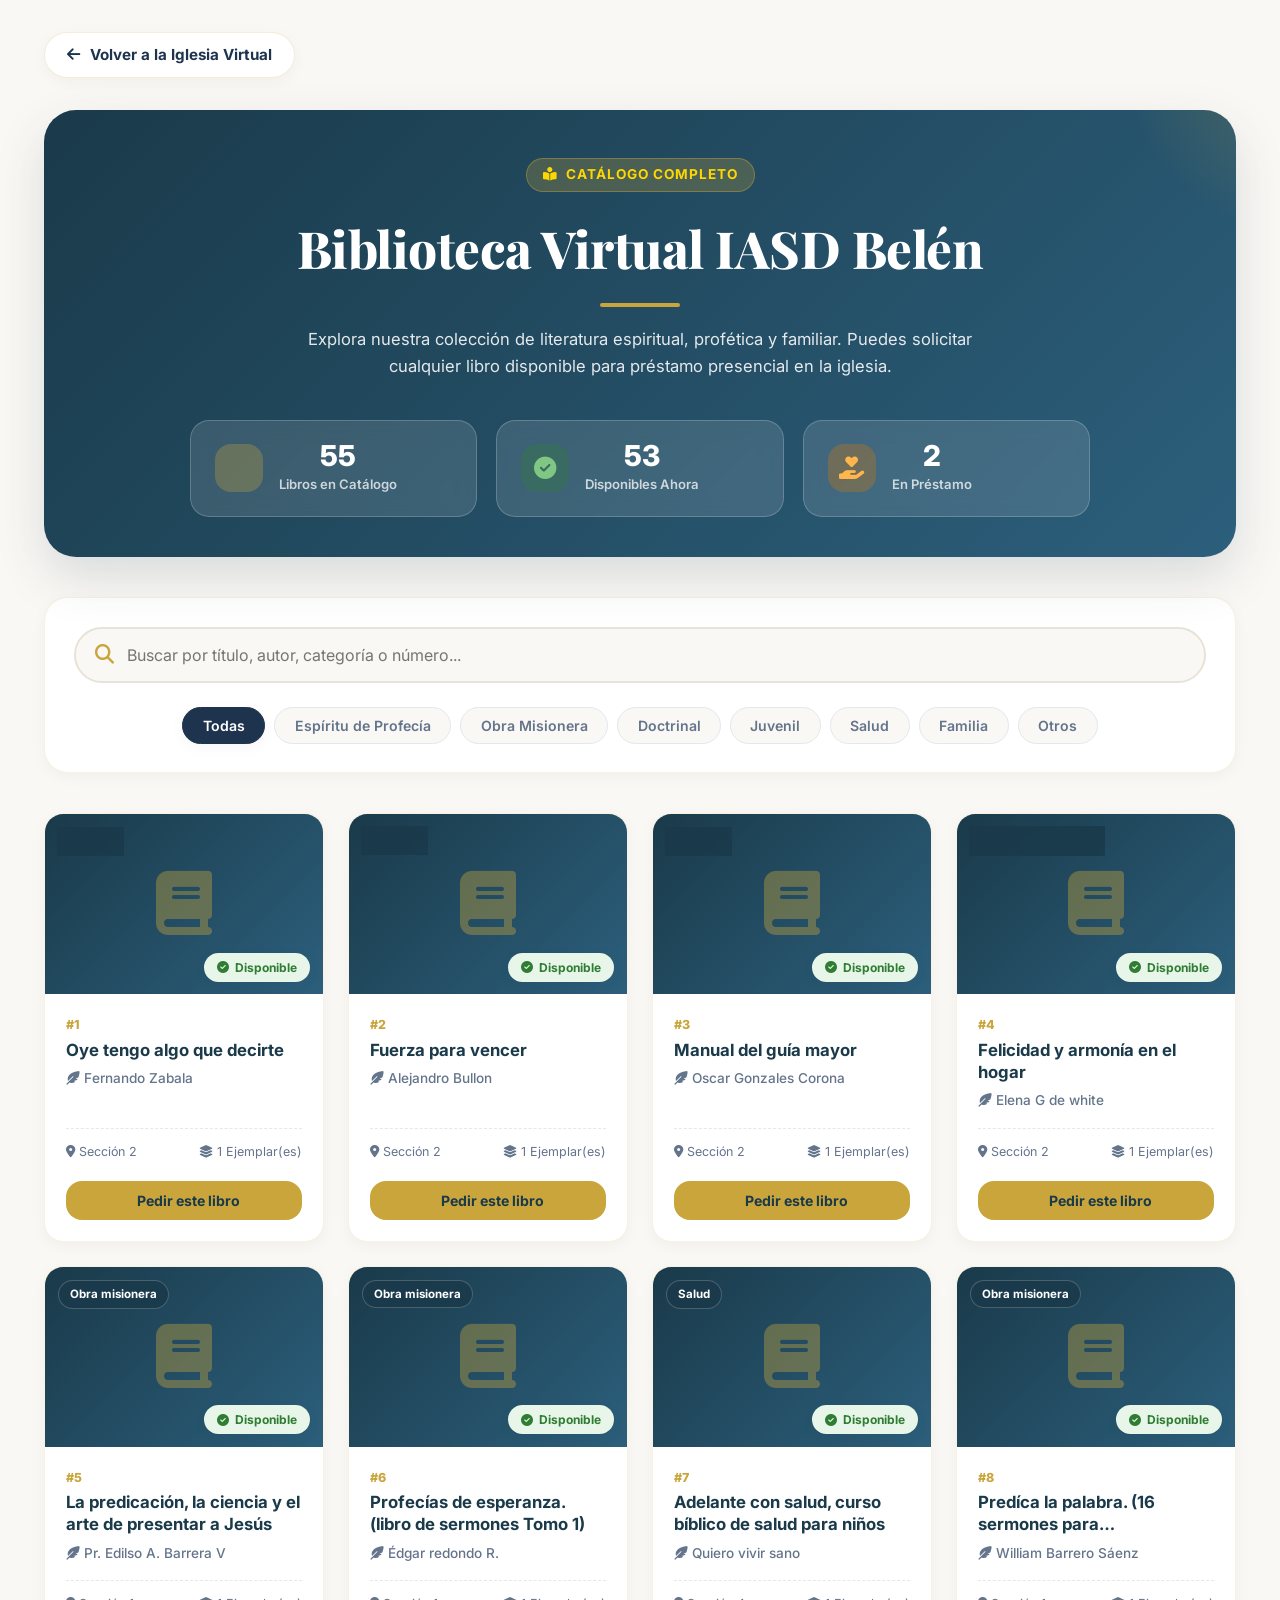
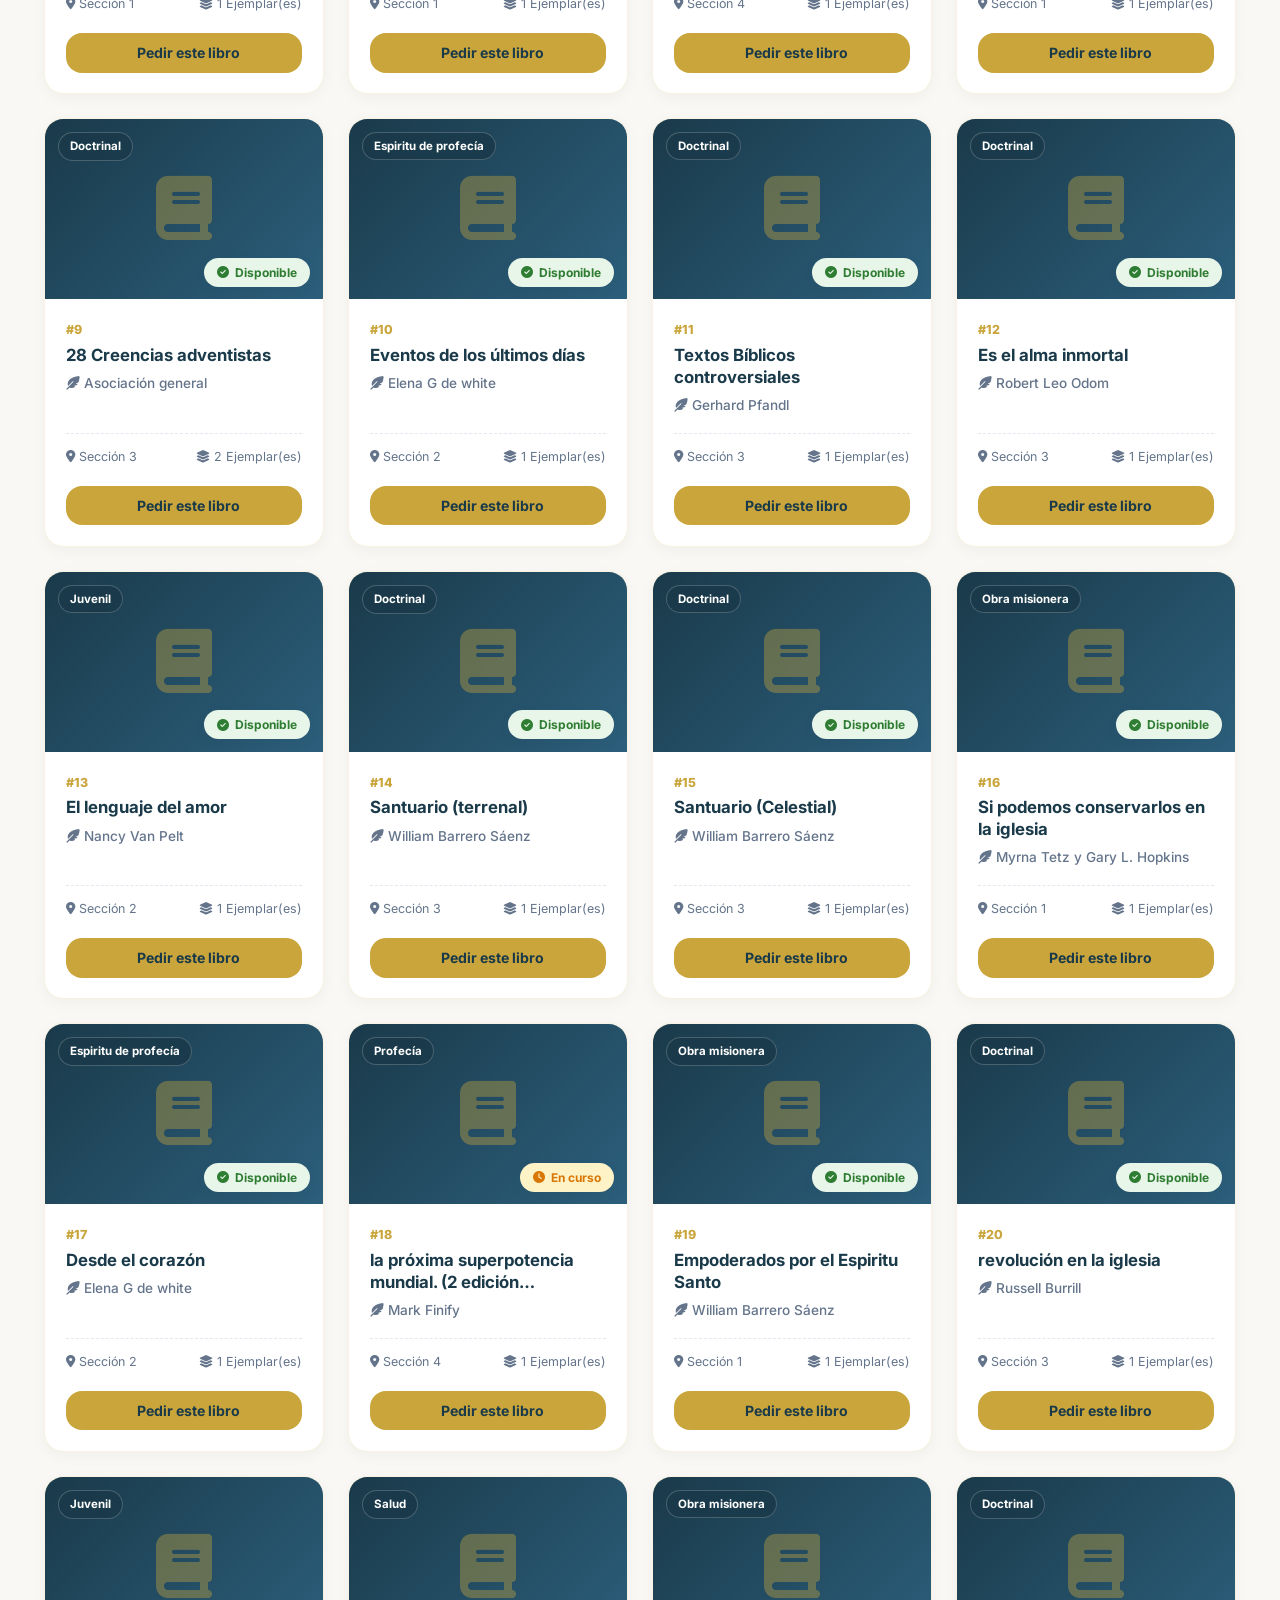
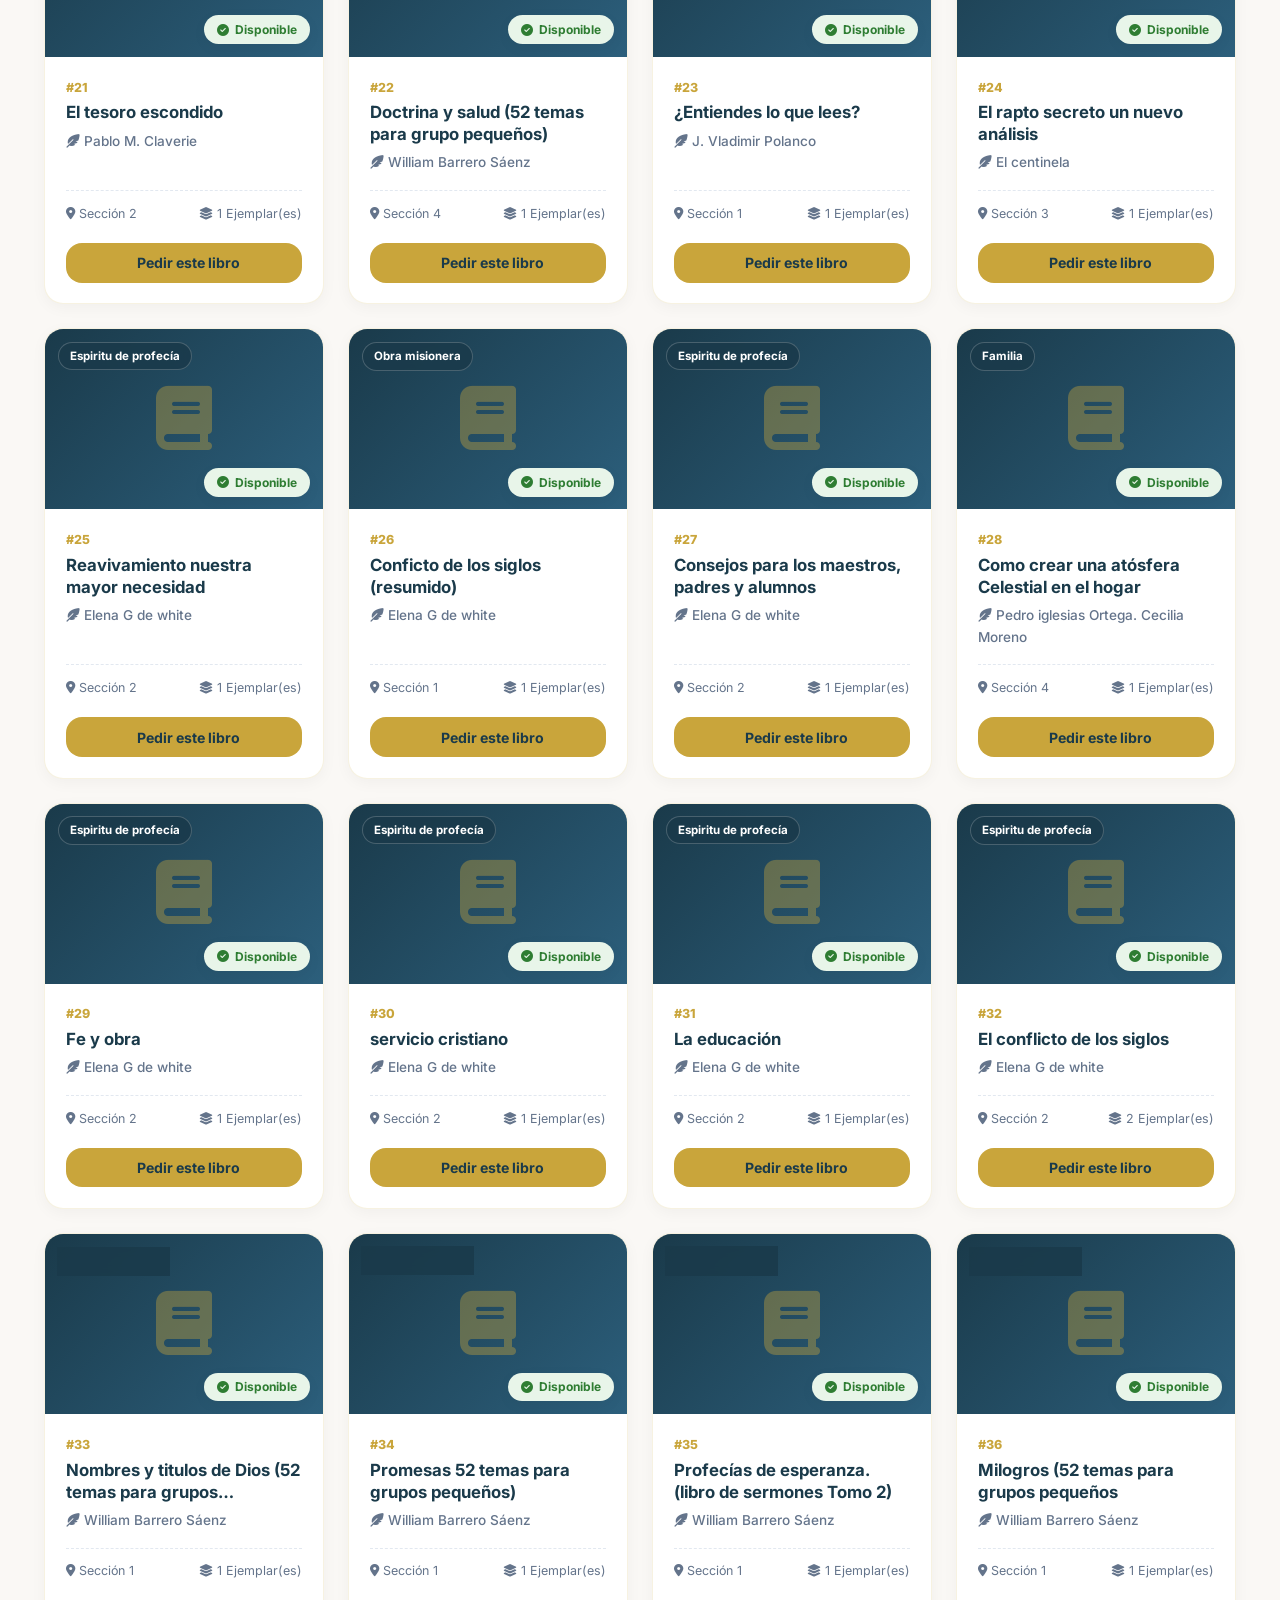
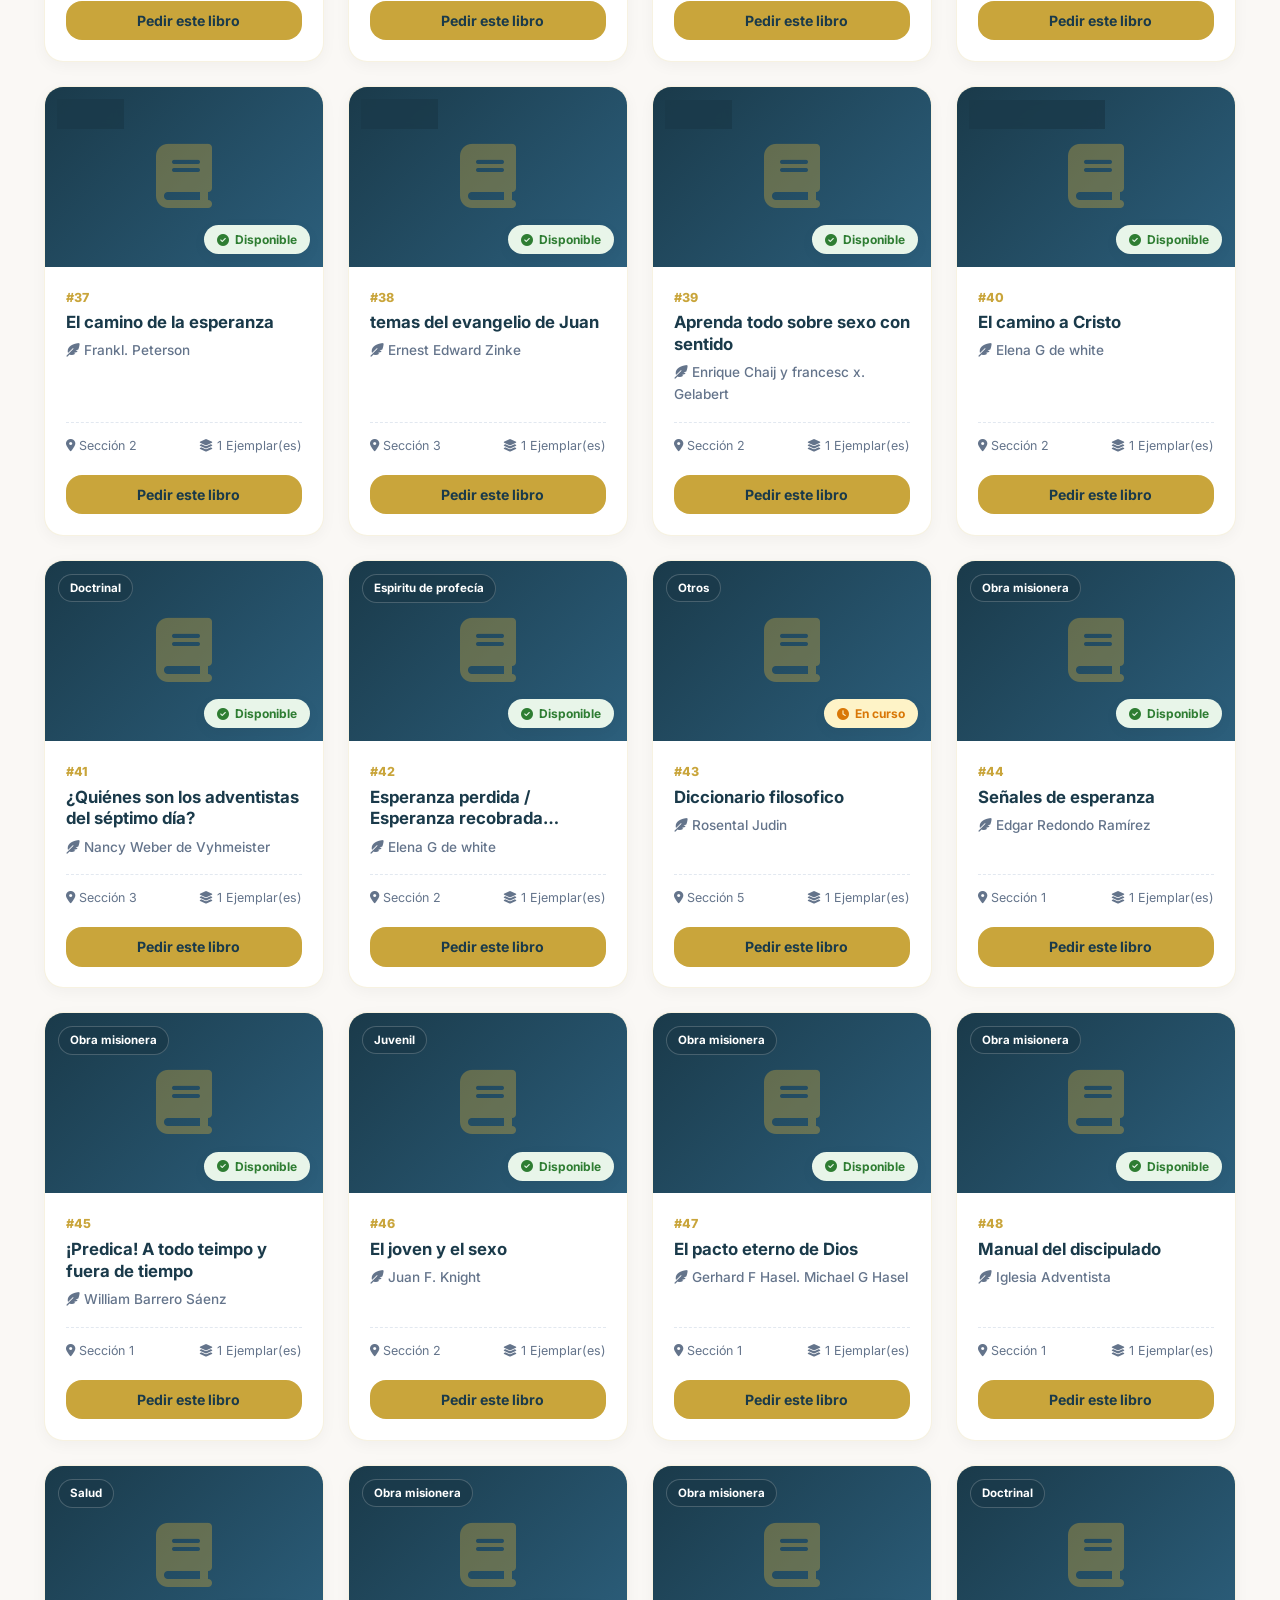
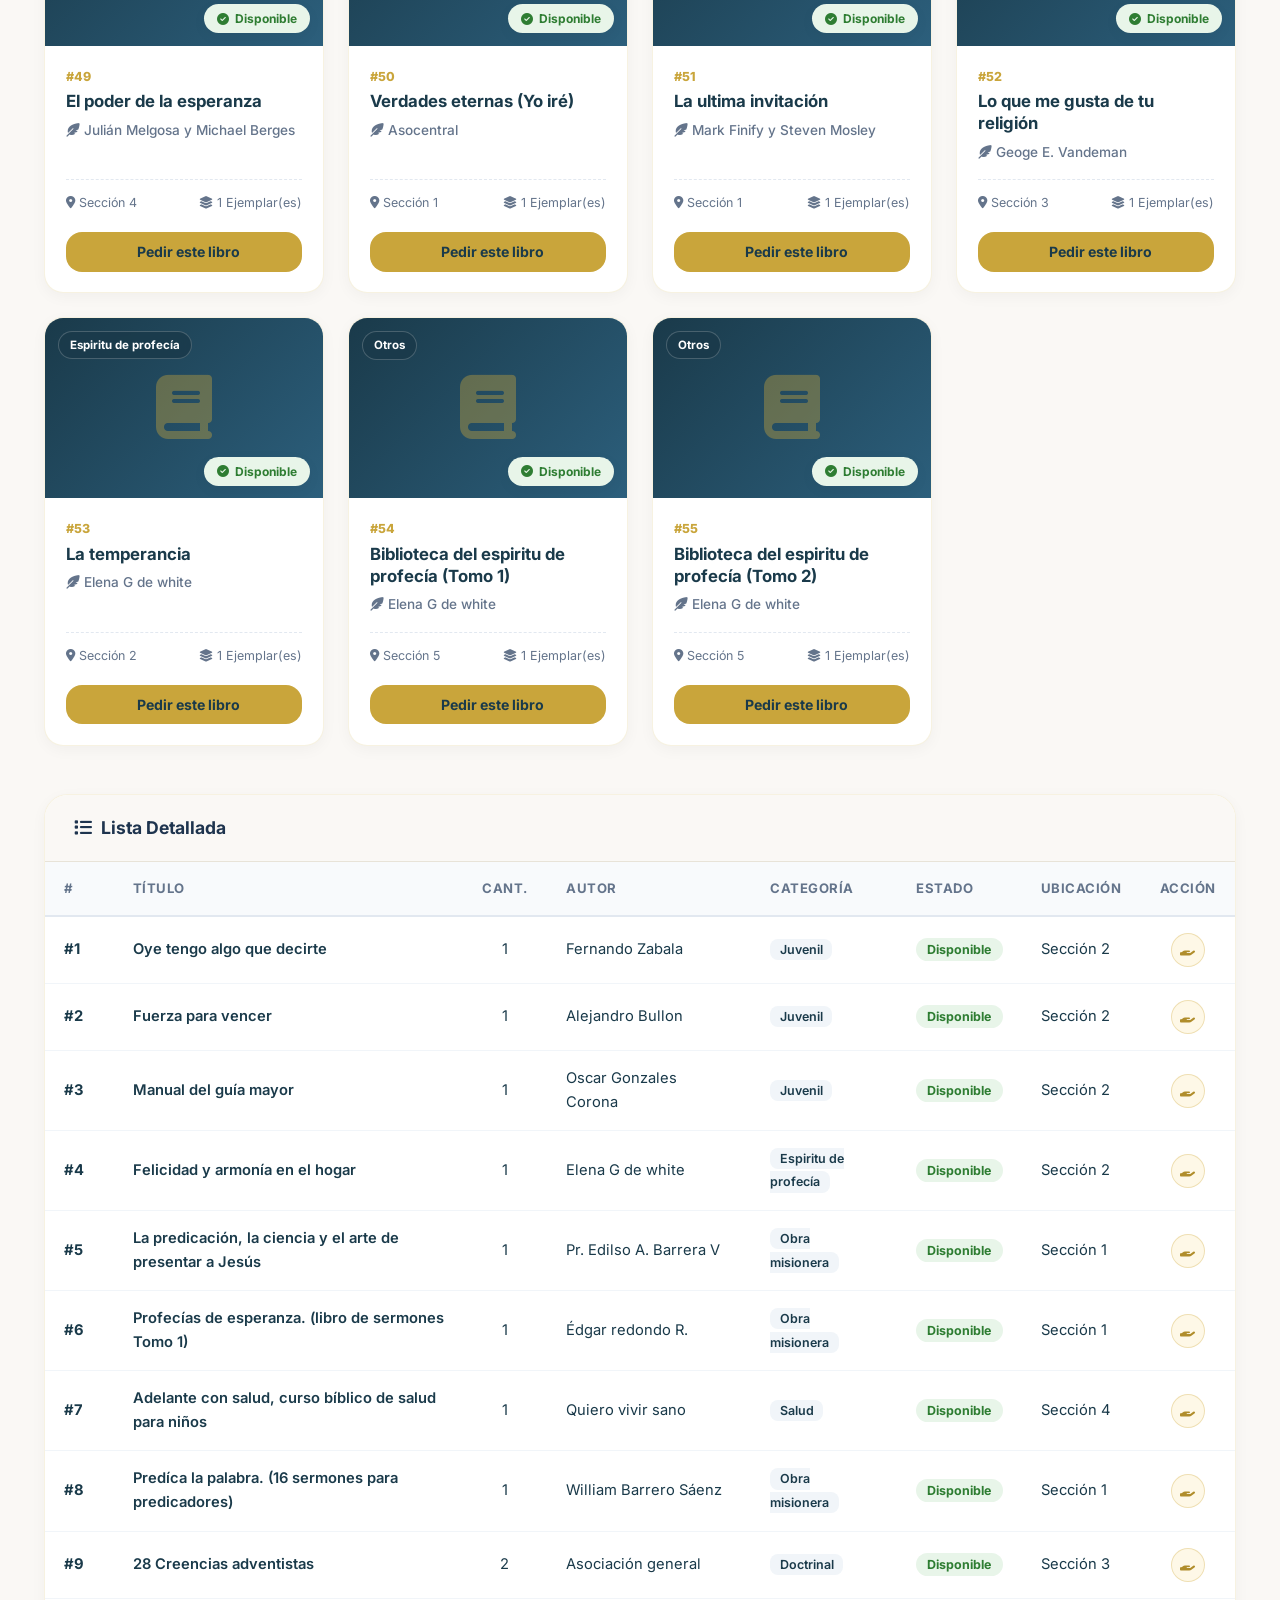
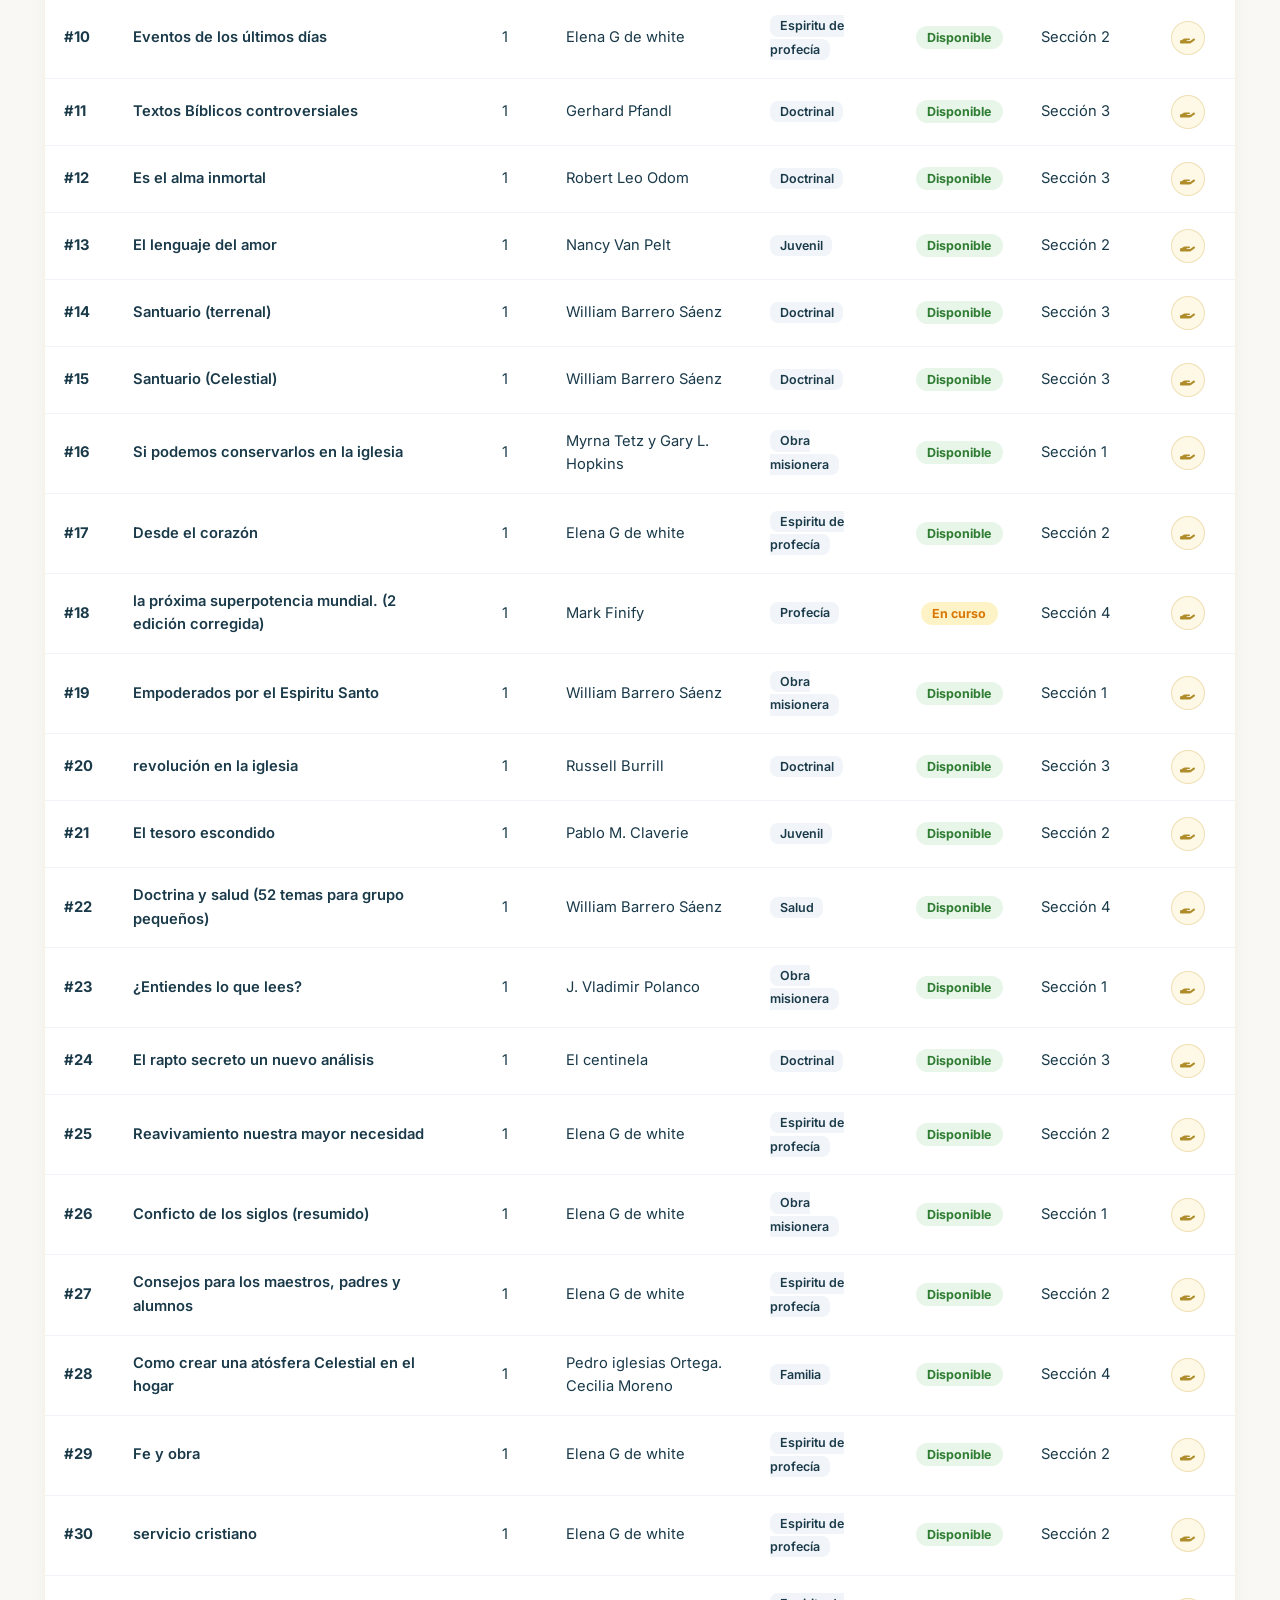
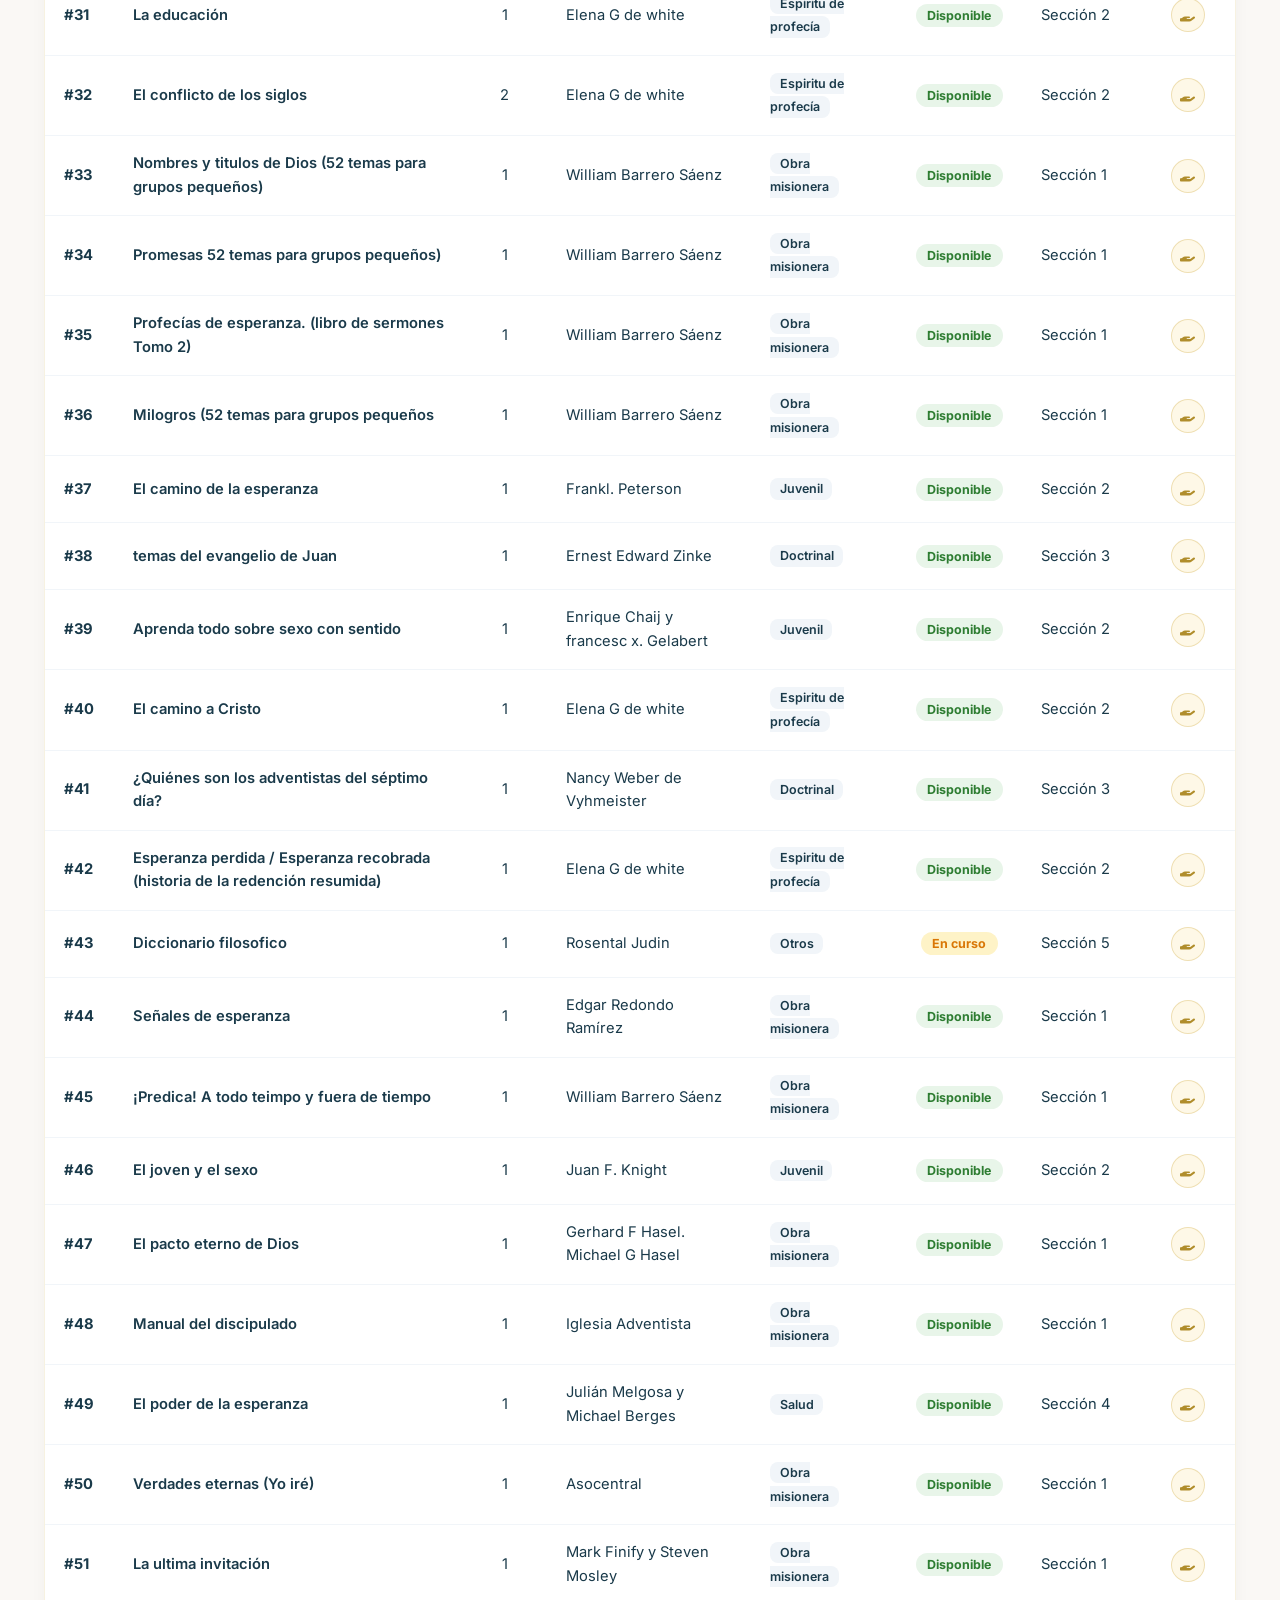
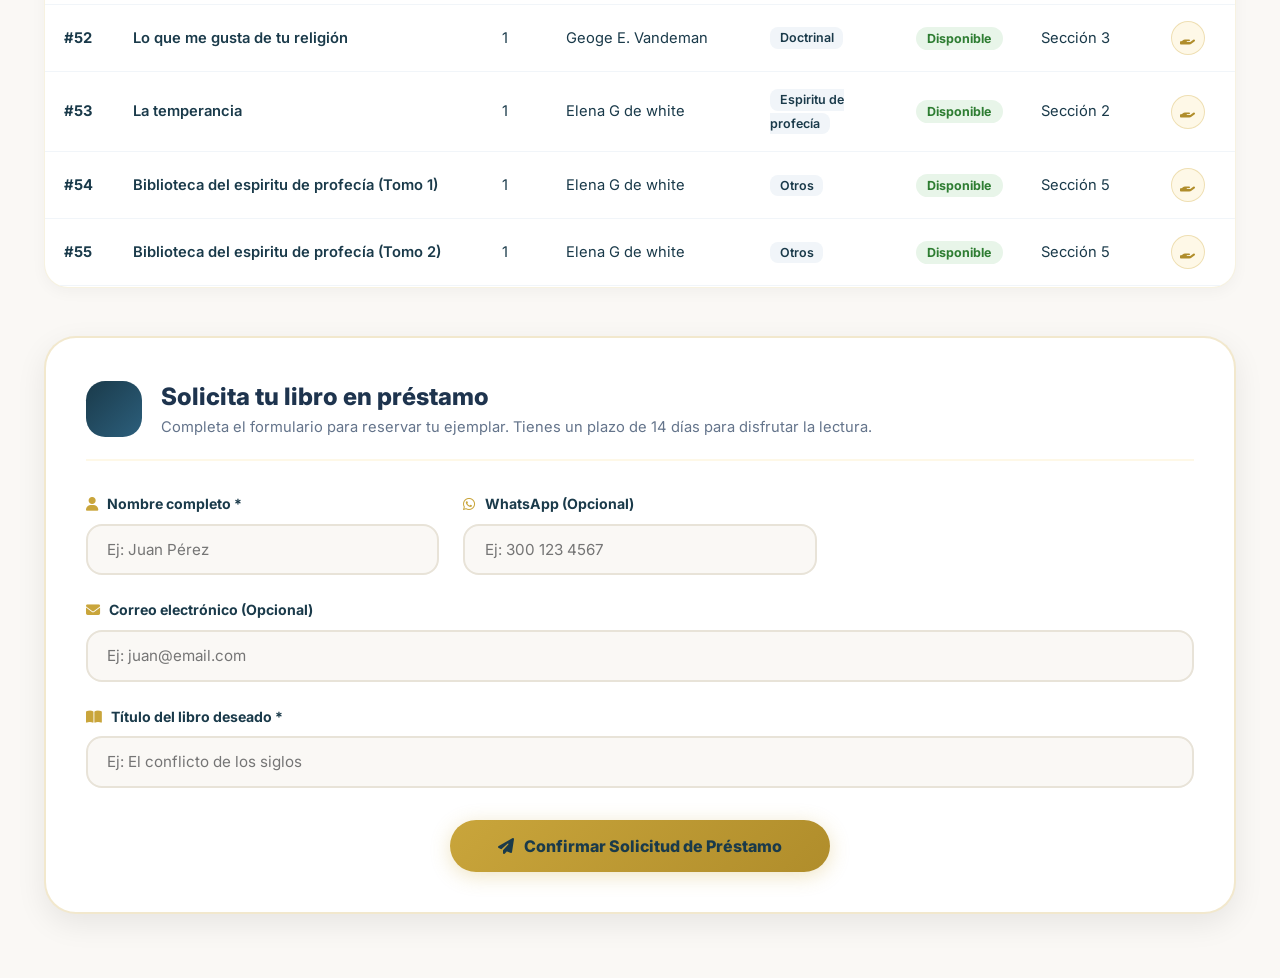
<file: biblioteca.html>
<!DOCTYPE html>
<html lang="es">

<head>
    <meta charset="UTF-8" />
    <meta name="viewport" content="width=device-width, initial-scale=1.0" />
    <title>Biblioteca Virtual · IASD Belén</title>

    <!-- Google Fonts -->
    <link rel="preconnect" href="https://fonts.googleapis.com" />
    <link rel="preconnect" href="https://fonts.gstatic.com" crossorigin />
    <link href="https://fonts.googleapis.com/css2?family=Inter:wght@400;500;600;700;800&family=Montserrat:wght@600;700;800&family=Playfair+Display:ital,wght@0,600;0,700;0,800;1,600;1,700&display=swap" rel="stylesheet" />

    <!-- Font Awesome -->
    <link rel="stylesheet" href="https://cdnjs.cloudflare.com/ajax/libs/font-awesome/6.5.0/css/all.min.css" />

    <!-- CSS de la biblioteca y animaciones -->
    <link rel="stylesheet" href="css/Biblioteca.css" />
    <link rel="stylesheet" href="css/animations.css" />
</head>

<body>

    <div class="main-container">

        <!-- Botón de regreso -->
        <a href="index.html" class="back-link">
            <i class="fas fa-arrow-left"></i> Volver a la Iglesia Virtual
        </a>

        <!-- Héroe / Encabezado -->
        <header class="biblioteca-hero">
            <div class="hero-badge"><i class="fas fa-book-reader"></i> Catálogo Completo</div>
            <h1>Biblioteca Virtual IASD Belén</h1>
            <div class="linea-dorada"></div>
            <p>Explora nuestra colección de literatura espiritual, profética y familiar. Puedes solicitar cualquier libro disponible para préstamo presencial en la iglesia.</p>

            <!-- Tarjetas de Estadísticas -->
            <div class="stats-grid">
                <div class="stat-card">
                    <div class="stat-icon"><i class="fas fa-books"></i></div>
                    <div class="stat-info">
                        <span class="stat-num" id="statTotal">55</span>
                        <span class="stat-label">Libros en Catálogo</span>
                    </div>
                </div>
                <div class="stat-card">
                    <div class="stat-icon disponible"><i class="fas fa-check-circle"></i></div>
                    <div class="stat-info">
                        <span class="stat-num" id="statDisponibles">0</span>
                        <span class="stat-label">Disponibles Ahora</span>
                    </div>
                </div>
                <div class="stat-card">
                    <div class="stat-icon prestado"><i class="fas fa-hand-holding-heart"></i></div>
                    <div class="stat-info">
                        <span class="stat-num" id="statPrestados">0</span>
                        <span class="stat-label">En Préstamo</span>
                    </div>
                </div>
            </div>
        </header>

        <!-- Barra de Control: Buscador y Categorías -->
        <section class="control-panel">
            <div class="buscador-wrapper">
                <i class="fas fa-search search-icon"></i>
                <input type="text" id="buscadorBibliotecaPublica" oninput="filtrarBibliotecaPublica()" placeholder="Buscar por título, autor, categoría o número..." />
                <button class="btn-clear-search" onclick="limpiarBuscador()" id="btnClearSearch" style="display: none;">
                    <i class="fas fa-times"></i>
                </button>
            </div>

            <!-- Filtros de Categorías por Pills -->
            <div class="categorias-pills" id="contenedorCategoriasPills">
                <button class="pill-btn active" data-cat="todas" onclick="filtrarPorCategoria('todas', this)">Todas</button>
                <button class="pill-btn" data-cat="Espiritu de profecía" onclick="filtrarPorCategoria('Espiritu de profecía', this)">Espíritu de Profecía</button>
                <button class="pill-btn" data-cat="Obra misionera" onclick="filtrarPorCategoria('Obra misionera', this)">Obra Misionera</button>
                <button class="pill-btn" data-cat="Doctrinal" onclick="filtrarPorCategoria('Doctrinal', this)">Doctrinal</button>
                <button class="pill-btn" data-cat="Juvenil" onclick="filtrarPorCategoria('Juvenil', this)">Juvenil</button>
                <button class="pill-btn" data-cat="Salud" onclick="filtrarPorCategoria('Salud', this)">Salud</button>
                <button class="pill-btn" data-cat="Familia" onclick="filtrarPorCategoria('Familia', this)">Familia</button>
                <button class="pill-btn" data-cat="Otros" onclick="filtrarPorCategoria('Otros', this)">Otros</button>
            </div>
        </section>

        <!-- Vista de Libros en Grid / Tarjetas Elegantes -->
        <section class="libros-section">
            <div class="libros-grid" id="gridLibrosContainer">
                <!-- Tarjetas cargadas dinámicamente -->
            </div>

            <!-- Tabla Resumen Alternativa -->
            <div class="tabla-container">
                <div class="tabla-header-bar">
                    <h3><i class="fas fa-list"></i> Lista Detallada</h3>
                </div>
                <div class="tabla-wrapper">
                    <table>
                        <thead>
                            <tr>
                                <th>#</th>
                                <th>Título</th>
                                <th>Cant.</th>
                                <th>Autor</th>
                                <th>Categoría</th>
                                <th>Estado</th>
                                <th>Ubicación</th>
                                <th>Acción</th>
                            </tr>
                        </thead>
                        <tbody id="tablaLibrosBody">
                            <!-- Filas cargadas dinámicamente -->
                        </tbody>
                    </table>
                </div>
            </div>
        </section>

        <!-- Formulario de Solicitud -->
        <section class="formulario-card" id="pedir-libro">
            <div class="form-header">
                <div class="form-icon"><i class="fas fa-hand-holding-box"></i></div>
                <div>
                    <h2>Solicita tu libro en préstamo</h2>
                    <p>Completa el formulario para reservar tu ejemplar. Tienes un plazo de 14 días para disfrutar la lectura.</p>
                </div>
            </div>

            <form id="formSolicitud" onsubmit="enviarSolicitud(event)">
                <div class="formulario-grid">
                    <div class="form-group">
                        <label for="solicitanteNombre"><i class="fas fa-user"></i> Nombre completo *</label>
                        <input type="text" id="solicitanteNombre" placeholder="Ej: Juan Pérez" required />
                    </div>
                    <div class="form-group">
                        <label for="solicitanteWhatsapp"><i class="fab fa-whatsapp"></i> WhatsApp (Opcional)</label>
                        <input type="tel" id="solicitanteWhatsapp" placeholder="Ej: 300 123 4567" />
                    </div>
                    <div class="form-group full-width">
                        <label for="solicitanteEmail"><i class="fas fa-envelope"></i> Correo electrónico (Opcional)</label>
                        <input type="email" id="solicitanteEmail" placeholder="Ej: juan@email.com" />
                    </div>
                    <div class="form-group full-width">
                        <label for="solicitanteLibro"><i class="fas fa-book-open"></i> Título del libro deseado *</label>
                        <input type="text" id="solicitanteLibro" placeholder="Ej: El conflicto de los siglos" required />
                    </div>
                </div>

                <div class="form-actions">
                    <button type="submit" class="btn-enviar-solicitud">
                        <i class="fas fa-paper-plane"></i> Confirmar Solicitud de Préstamo
                    </button>
                </div>
            </form>
        </section>

        <!-- Modal de Confirmación -->
        <div id="modalConfirmacion" class="modal-backdrop" onclick="cerrarModalConfirmacion(event)">
            <div class="modal-card-popup" onclick="event.stopPropagation()">
                <div class="popup-icon">📖</div>
                <h3>¡Solicitud Registrada!</h3>
                <p>
                    Hemos recibido tu petición en el sistema. Recuerda que cuentas con
                    <strong class="highlight-gold">14 días calendario</strong> para disfrutar tu lectura y devolverlo a la biblioteca de la iglesia.
                </p>
                <button onclick="cerrarModalConfirmacion()" class="btn-popup-close">
                    ¡Entendido, gracias!
                </button>
            </div>
        </div>

    </div>

    <!-- Scripts de Funcionalidad y Sincronización Supabase -->
    <script src="js/supabase.min.js"></script>
    <script src="js/storage.js"></script>
    <script src="js/supabase-client.js"></script>
    <script src="js/animations.js"></script>

    <script>
        // Catálogo Semilla Definitivo
        const LIBROS_SEMILLA = [
            { id: 1, titulo: "Oye tengo algo que decirte", cant: 1, autor: "Fernando Zabala", cat: "Juvenil", estado: "Disponible", ubi: "Sección 2" },
            { id: 2, titulo: "Fuerza para vencer", cant: 1, autor: "Alejandro Bullon", cat: "Juvenil", estado: "Disponible", ubi: "Sección 2" },
            { id: 3, titulo: "Manual del guía mayor", cant: 1, autor: "Oscar Gonzales Corona", cat: "Juvenil", estado: "Disponible", ubi: "Sección 2" },
            { id: 4, titulo: "Felicidad y armonía en el hogar", cant: 1, autor: "Elena G de white", cat: "Espiritu de profecía", estado: "Disponible", ubi: "Sección 2" },
            { id: 5, titulo: "La predicación, la ciencia y el arte de presentar a Jesús", cant: 1, autor: "Pr. Edilso A. Barrera V", cat: "Obra misionera", estado: "Disponible", ubi: "Sección 1" },
            { id: 6, titulo: "Profecías de esperanza. (libro de sermones Tomo 1)", cant: 1, autor: "Édgar redondo R.", cat: "Obra misionera", estado: "Disponible", ubi: "Sección 1" },
            { id: 7, titulo: "Adelante con salud, curso bíblico de salud para niños", cant: 1, autor: "Quiero vivir sano", cat: "Salud", estado: "Disponible", ubi: "Sección 4" },
            { id: 8, titulo: "Predíca la palabra. (16 sermones para predicadores)", cant: 1, autor: "William Barrero Sáenz", cat: "Obra misionera", estado: "Disponible", ubi: "Sección 1" },
            { id: 9, titulo: "28 Creencias adventistas", cant: 2, autor: "Asociación general", cat: "Doctrinal", estado: "Disponible", ubi: "Sección 3" },
            { id: 10, titulo: "Eventos de los últimos días", cant: 1, autor: "Elena G de white", cat: "Espiritu de profecía", estado: "Disponible", ubi: "Sección 2" },
            { id: 11, titulo: "Textos Bíblicos controversiales", cant: 1, autor: "Gerhard Pfandl", cat: "Doctrinal", estado: "Disponible", ubi: "Sección 3" },
            { id: 12, titulo: "Es el alma inmortal", cant: 1, autor: "Robert Leo Odom", cat: "Doctrinal", estado: "Disponible", ubi: "Sección 3" },
            { id: 13, titulo: "El lenguaje del amor", cant: 1, autor: "Nancy Van Pelt", cat: "Juvenil", estado: "Disponible", ubi: "Sección 2" },
            { id: 14, titulo: "Santuario (terrenal)", cant: 1, autor: "William Barrero Sáenz", cat: "Doctrinal", estado: "Disponible", ubi: "Sección 3" },
            { id: 15, titulo: "Santuario (Celestial)", cant: 1, autor: "William Barrero Sáenz", cat: "Doctrinal", estado: "Disponible", ubi: "Sección 3" },
            { id: 16, titulo: "Si podemos conservarlos en la iglesia", cant: 1, autor: "Myrna Tetz y Gary L. Hopkins", cat: "Obra misionera", estado: "Disponible", ubi: "Sección 1" },
            { id: 17, titulo: "Desde el corazón", cant: 1, autor: "Elena G de white", cat: "Espiritu de profecía", estado: "Disponible", ubi: "Sección 2" },
            { id: 18, titulo: "la próxima superpotencia mundial. (2 edición corregida)", cant: 1, autor: "Mark Finify", cat: "Profecía", estado: "En curso", ubi: "Sección 4" },
            { id: 19, titulo: "Empoderados por el Espiritu Santo", cant: 1, autor: "William Barrero Sáenz", cat: "Obra misionera", estado: "Disponible", ubi: "Sección 1" },
            { id: 20, titulo: "revolución en la iglesia", cant: 1, autor: "Russell Burrill", cat: "Doctrinal", estado: "Disponible", ubi: "Sección 3" },
            { id: 21, titulo: "El tesoro escondido", cant: 1, autor: "Pablo M. Claverie", cat: "Juvenil", estado: "Disponible", ubi: "Sección 2" },
            { id: 22, titulo: "Doctrina y salud (52 temas para grupo pequeños)", cant: 1, autor: "William Barrero Sáenz", cat: "Salud", estado: "Disponible", ubi: "Sección 4" },
            { id: 23, titulo: "¿Entiendes lo que lees?", cant: 1, autor: "J. Vladimir Polanco", cat: "Obra misionera", estado: "Disponible", ubi: "Sección 1" },
            { id: 24, titulo: "El rapto secreto un nuevo análisis", cant: 1, autor: "El centinela", cat: "Doctrinal", estado: "Disponible", ubi: "Sección 3" },
            { id: 25, titulo: "Reavivamiento nuestra mayor necesidad", cant: 1, autor: "Elena G de white", cat: "Espiritu de profecía", estado: "Disponible", ubi: "Sección 2" },
            { id: 26, titulo: "Conficto de los siglos (resumido)", cant: 1, autor: "Elena G de white", cat: "Obra misionera", estado: "Disponible", ubi: "Sección 1" },
            { id: 27, titulo: "Consejos para los maestros, padres y alumnos", cant: 1, autor: "Elena G de white", cat: "Espiritu de profecía", estado: "Disponible", ubi: "Sección 2" },
            { id: 28, titulo: "Como crear una atósfera Celestial en el hogar", cant: 1, autor: "Pedro iglesias Ortega. Cecilia Moreno", cat: "Familia", estado: "Disponible", ubi: "Sección 4" },
            { id: 29, titulo: "Fe y obra", cant: 1, autor: "Elena G de white", cat: "Espiritu de profecía", estado: "Disponible", ubi: "Sección 2" },
            { id: 30, titulo: "servicio cristiano ", cant: 1, autor: "Elena G de white", cat: "Espiritu de profecía", estado: "Disponible", ubi: "Sección 2" },
            { id: 31, titulo: "La educación ", cant: 1, autor: "Elena G de white", cat: "Espiritu de profecía", estado: "Disponible", ubi: "Sección 2" },
            { id: 32, titulo: "El conflicto de los siglos", cant: 2, autor: "Elena G de white", cat: "Espiritu de profecía", estado: "Disponible", ubi: "Sección 2" },
            { id: 33, titulo: "Nombres y titulos de Dios (52 temas para grupos pequeños)", cant: 1, autor: "William Barrero Sáenz", cat: "Obra misionera", estado: "Disponible", ubi: "Sección 1" },
            { id: 34, titulo: "Promesas 52 temas para grupos pequeños)", cant: 1, autor: "William Barrero Sáenz", cat: "Obra misionera", estado: "Disponible", ubi: "Sección 1" },
            { id: 35, titulo: "Profecías de esperanza. (libro de sermones Tomo 2)", cant: 1, autor: "William Barrero Sáenz", cat: "Obra misionera", estado: "Disponible", ubi: "Sección 1" },
            { id: 36, titulo: "Milogros (52 temas para grupos pequeños", cant: 1, autor: "William Barrero Sáenz", cat: "Obra misionera", estado: "Disponible", ubi: "Sección 1" },
            { id: 37, titulo: "El camino de la esperanza", cant: 1, autor: "Frankl. Peterson", cat: "Juvenil", estado: "Disponible", ubi: "Sección 2" },
            { id: 38, titulo: "temas del evangelio de Juan", cant: 1, autor: "Ernest Edward Zinke", cat: "Doctrinal", estado: "Disponible", ubi: "Sección 3" },
            { id: 39, titulo: "Aprenda todo sobre sexo con sentido", cant: 1, autor: "Enrique Chaij y francesc x. Gelabert", cat: "Juvenil", estado: "Disponible", ubi: "Sección 2" },
            { id: 40, titulo: "El camino a Cristo", cant: 1, autor: "Elena G de white", cat: "Espiritu de profecía", estado: "Disponible", ubi: "Sección 2" },
            { id: 41, titulo: "¿Quiénes son los adventistas del séptimo día?", cant: 1, autor: "Nancy Weber de Vyhmeister", cat: "Doctrinal", estado: "Disponible", ubi: "Sección 3" },
            { id: 42, titulo: "Esperanza perdida / Esperanza recobrada (historia de la redención resumida)", cant: 1, autor: "Elena G de white", cat: "Espiritu de profecía", estado: "Disponible", ubi: "Sección 2" },
            { id: 43, titulo: "Diccionario filosofico", cant: 1, autor: "Rosental Judin", cat: "Otros", estado: "En curso", ubi: "Sección 5" },
            { id: 44, titulo: "Señales de esperanza", cant: 1, autor: "Edgar Redondo Ramírez", cat: "Obra misionera", estado: "Disponible", ubi: "Sección 1" },
            { id: 45, titulo: "¡Predica! A todo teimpo y fuera de tiempo", cant: 1, autor: "William Barrero Sáenz", cat: "Obra misionera", estado: "Disponible", ubi: "Sección 1" },
            { id: 46, titulo: "El joven y el sexo", cant: 1, autor: "Juan F. Knight", cat: "Juvenil", estado: "Disponible", ubi: "Sección 2" },
            { id: 47, titulo: "El pacto eterno de Dios", cant: 1, autor: "Gerhard F Hasel. Michael G Hasel", cat: "Obra misionera", estado: "Disponible", ubi: "Sección 1" },
            { id: 48, titulo: "Manual del discipulado", cant: 1, autor: "Iglesia Adventista", cat: "Obra misionera", estado: "Disponible", ubi: "Sección 1" },
            { id: 49, titulo: "El poder de la esperanza", cant: 1, autor: "Julián Melgosa y Michael Berges", cat: "Salud", estado: "Disponible", ubi: "Sección 4" },
            { id: 50, titulo: "Verdades eternas (Yo iré)", cant: 1, autor: "Asocentral", cat: "Obra misionera", estado: "Disponible", ubi: "Sección 1" },
            { id: 51, titulo: "La ultima invitación", cant: 1, autor: "Mark Finify y Steven Mosley", cat: "Obra misionera", estado: "Disponible", ubi: "Sección 1" },
            { id: 52, titulo: "Lo que me gusta de tu religión ", cant: 1, autor: "Geoge E. Vandeman", cat: "Doctrinal", estado: "Disponible", ubi: "Sección 3" },
            { id: 53, titulo: "La temperancia", cant: 1, autor: "Elena G de white", cat: "Espiritu de profecía", estado: "Disponible", ubi: "Sección 2" },
            { id: 54, titulo: "Biblioteca del espiritu de profecía (Tomo 1)", cant: 1, autor: "Elena G de white", cat: "Otros", estado: "Disponible", ubi: "Sección 5" },
            { id: 55, titulo: "Biblioteca del espiritu de profecía (Tomo 2)", cant: 1, autor: "Elena G de white", cat: "Otros", estado: "Disponible", ubi: "Sección 5" }
        ];

        let categoriaFiltroSeleccionada = 'todas';

        function cargarLibros() {
            if (window.StorageHelper) {
                return StorageHelper.get('libros_biblioteca', LIBROS_SEMILLA);
            }
            try {
                const data = localStorage.getItem('libros_biblioteca');
                return data ? JSON.parse(data) : LIBROS_SEMILLA;
            } catch (e) {
                return LIBROS_SEMILLA;
            }
        }

        function guardarLibros(libros) {
            if (window.StorageHelper) {
                StorageHelper.set('libros_biblioteca', libros);
            } else {
                localStorage.setItem('libros_biblioteca', JSON.stringify(libros));
            }
        }

        function cargarPedidos() {
            if (window.StorageHelper) {
                return StorageHelper.get('libros_pedidos', []);
            }
            try {
                return JSON.parse(localStorage.getItem('libros_pedidos')) || [];
            } catch (e) {
                return [];
            }
        }

        function guardarPedidos(pedidos) {
            if (window.StorageHelper) {
                StorageHelper.set('libros_pedidos', pedidos);
            } else {
                localStorage.setItem('libros_pedidos', JSON.stringify(pedidos));
            }
            window.dispatchEvent(new CustomEvent('datosBibliotecaActualizados'));
        }

        function actualizarEstadisticas(libros) {
            const total = libros.length;
            const disponibles = libros.filter(l => (l.estado || 'Disponible') === 'Disponible' && l.disponible !== false).length;
            const prestados = total - disponibles;

            document.getElementById('statTotal').textContent = total;
            document.getElementById('statDisponibles').textContent = disponibles;
            document.getElementById('statPrestados').textContent = prestados;
        }

        function filtrarPorCategoria(cat, btnEl) {
            categoriaFiltroSeleccionada = cat;
            document.querySelectorAll('#contenedorCategoriasPills .pill-btn').forEach(b => b.classList.remove('active'));
            if (btnEl) btnEl.classList.add('active');
            renderizarCatalogo();
        }

        function limpiarBuscador() {
            const inp = document.getElementById('buscadorBibliotecaPublica');
            if (inp) inp.value = '';
            document.getElementById('btnClearSearch').style.display = 'none';
            renderizarCatalogo();
        }

        function filtrarBibliotecaPublica() {
            const inp = document.getElementById('buscadorBibliotecaPublica');
            const clearBtn = document.getElementById('btnClearSearch');
            if (clearBtn) clearBtn.style.display = inp && inp.value.trim() ? 'flex' : 'none';
            renderizarCatalogo();
        }

        function seleccionarLibroParaPedir(titulo) {
            const inputLibro = document.getElementById('solicitanteLibro');
            if (inputLibro) {
                inputLibro.value = titulo;
            }
            const secForm = document.getElementById('pedir-libro');
            if (secForm) {
                secForm.scrollIntoView({ behavior: 'smooth' });
                const inputNombre = document.getElementById('solicitanteNombre');
                if (inputNombre) inputNombre.focus();
            }
        }

        function renderizarCatalogo() {
            const gridContainer = document.getElementById('gridLibrosContainer');
            const tbody = document.getElementById('tablaLibrosBody');

            const todosLibros = cargarLibros();
            actualizarEstadisticas(todosLibros);

            const buscador = document.getElementById('buscadorBibliotecaPublica');
            const termino = buscador ? buscador.value.trim().toLowerCase() : '';

            const librosFiltrados = todosLibros.filter((libro, idx) => {
                const catText = (libro.cat || libro.categoria || 'General').trim();

                // Filtro por categoría pill
                if (categoriaFiltroSeleccionada !== 'todas') {
                    if (catText.toLowerCase() !== categoriaFiltroSeleccionada.toLowerCase()) {
                        return false;
                    }
                }

                // Filtro por texto
                if (!termino) return true;
                const titulo = (libro.titulo || '').toLowerCase();
                const autor = (libro.autor || '').toLowerCase();
                const cat = catText.toLowerCase();
                const idStr = String(libro.id || (idx + 1)).toLowerCase();
                const numInv = String(libro.numero_inventario || libro.numeroInventario || '').toLowerCase();

                return titulo.includes(termino) || autor.includes(termino) || cat.includes(termino) || idStr.includes(termino) || numInv.includes(termino);
            });

            // 1. Render Grid Cards
            if (gridContainer) {
                if (librosFiltrados.length === 0) {
                    gridContainer.innerHTML = `
                        <div class="empty-state">
                            <i class="fas fa-search"></i>
                            <p>No se encontraron libros que coincidan con la búsqueda.</p>
                            <button onclick="limpiarBuscador()" class="btn-clear-filter">Restablecer Búsqueda</button>
                        </div>
                    `;
                } else {
                    gridContainer.innerHTML = librosFiltrados.map((libro, idx) => {
                        const cant = libro.cant || libro.cantidad || 1;
                        const cat = libro.cat || libro.categoria || 'General';
                        const ubi = libro.ubi || libro.ubicacion || 'Sección General';
                        const autor = libro.autor || 'Autor Desconocido';
                        const estado = libro.estado || 'Disponible';
                        const esDisponible = estado === 'Disponible' && libro.disponible !== false;
                        const idMostrar = (libro.numero_inventario || libro.numeroInventario) || (String(libro.id).length > 8 ? (idx + 1) : libro.id);
                        const portada = libro.portada_url || libro.portada || '';

                        return `
                            <div class="card-libro">
                                <div class="card-cover ${!portada ? 'cover-placeholder' : ''}">
                                    ${portada ? `<img src="${portada}" alt="${libro.titulo}" loading="lazy">` : `<div class="cover-icon"><i class="fas fa-book"></i></div>`}
                                    <span class="badge-cat">${cat}</span>
                                    <span class="badge-status ${esDisponible ? 'disponible' : 'prestado'}">
                                        <i class="fas ${esDisponible ? 'fa-check-circle' : 'fa-clock'}"></i> ${estado}
                                    </span>
                                </div>
                                <div class="card-body">
                                    <div class="card-id">#${idMostrar}</div>
                                    <h4 class="card-titulo" title="${libro.titulo}">${libro.titulo}</h4>
                                    <p class="card-autor"><i class="fas fa-feather-alt"></i> ${autor}</p>
                                    <div class="card-meta">
                                        <span><i class="fas fa-map-marker-alt"></i> ${ubi}</span>
                                        <span><i class="fas fa-layer-group"></i> ${cant} Ejemplar(es)</span>
                                    </div>
                                    <button onclick="seleccionarLibroParaPedir('${libro.titulo.replace(/'/g, "\\'")}')" class="btn-pedir-card">
                                        <i class="fas fa-hand-holding-box"></i> Pedir este libro
                                    </button>
                                </div>
                            </div>
                        `;
                    }).join('');
                }
            }

            // 2. Render Tabla Secundaria
            if (tbody) {
                if (librosFiltrados.length === 0) {
                    tbody.innerHTML = '<tr><td colspan="8" style="text-align:center; padding:2rem; color:var(--muted-text);">Sin resultados.</td></tr>';
                } else {
                    tbody.innerHTML = librosFiltrados.map((libro, idx) => {
                        const cant = libro.cant || libro.cantidad || 1;
                        const cat = libro.cat || libro.categoria || 'General';
                        const ubi = libro.ubi || libro.ubicacion || '-';
                        const autor = libro.autor || '';
                        const estado = libro.estado || 'Disponible';
                        const esDisponible = estado === 'Disponible' && libro.disponible !== false;
                        const idMostrar = (libro.numero_inventario || libro.numeroInventario) || (String(libro.id).length > 8 ? (idx + 1) : libro.id);

                        return `
                            <tr>
                                <td><strong>#${idMostrar}</strong></td>
                                <td style="font-weight: 600;">${libro.titulo}</td>
                                <td style="text-align: center;">${cant}</td>
                                <td>${autor}</td>
                                <td><span class="badge-cat-table">${cat}</span></td>
                                <td style="text-align: center;">
                                    <span class="badge-status-table ${esDisponible ? 'disponible' : 'prestado'}">${estado}</span>
                                </td>
                                <td>${ubi}</td>
                                <td style="text-align: center;">
                                    <button onclick="seleccionarLibroParaPedir('${libro.titulo.replace(/'/g, "\\'")}')" class="btn-table-action" title="Solicitar Préstamo">
                                        <i class="fas fa-hand-holding"></i>
                                    </button>
                                </td>
                            </tr>
                        `;
                    }).join('');
                }
            }
        }

        function enviarSolicitud(event) {
            event.preventDefault();

            const nombre = document.getElementById('solicitanteNombre').value.trim();
            const whatsapp = document.getElementById('solicitanteWhatsapp').value.trim();
            const email = document.getElementById('solicitanteEmail').value.trim();
            const libro = document.getElementById('solicitanteLibro').value.trim();

            if (!nombre || !libro) {
                alert('⚠️ Por favor ingresa tu nombre completo y el título del libro.');
                return;
            }

            const pedidos = cargarPedidos();
            pedidos.push({
                id: String(Date.now()),
                libroId: 0,
                solicitante: nombre,
                telefono: whatsapp || 'No especificado',
                email: email || 'No especificado',
                fecha: new Date().toISOString(),
                estado: 'Pendiente',
                tituloLibro: libro
            });
            guardarPedidos(pedidos);

            const modal = document.getElementById('modalConfirmacion');
            if (modal) {
                modal.classList.add('active');
                document.body.style.overflow = 'hidden';
            }

            document.getElementById('solicitanteNombre').value = '';
            document.getElementById('solicitanteWhatsapp').value = '';
            document.getElementById('solicitanteEmail').value = '';
            document.getElementById('solicitanteLibro').value = '';
        }

        function cerrarModalConfirmacion(e) {
            const modal = document.getElementById('modalConfirmacion');
            if (modal) {
                modal.classList.remove('active');
                document.body.style.overflow = '';
            }
        }

        document.addEventListener('DOMContentLoaded', function () {
            renderizarCatalogo();
            window.addEventListener('datosBibliotecaActualizados', renderizarCatalogo);
            window.addEventListener('storage', function (e) {
                if (e.key === 'libros_biblioteca' || e.key === 'libros_pedidos') {
                    renderizarCatalogo();
                }
            });
        });
    </script>
</body>

</html>
</file>
<file: css/Biblioteca.css>
/* ========================================
   ESTILOS PREMIUM DE BIBLIOTECA VIRTUAL - IASD BELÉN
   ======================================== */

:root {
    --deep-blue: #1e344e;
    --deep-blue-light: #2c5f7c;
    --golden: #c9a53b;
    --golden-hover: #b08d2b;
    --golden-light: #fef8e7;
    --cream: #faf8f5;
    --cream-dark: #f0ebe0;
    --pure-white: #ffffff;
    --dark-text: #1a3a4a;
    --muted-text: #64748b;
    --emerald-green: #2e7d32;
    --emerald-light: #e8f5e9;
    --amber-orange: #d97706;
    --amber-light: #fef3c7;
    --shadow-sm: 0 4px 15px rgba(0, 0, 0, 0.04);
    --shadow-md: 0 10px 30px rgba(0, 0, 0, 0.08);
    --shadow-lg: 0 20px 50px rgba(26, 58, 74, 0.15);
    --radius-btn: 2rem;
    --radius-card: 1.2rem;
    --transition: all 0.3s cubic-bezier(0.25, 0.46, 0.45, 0.94);
}

* {
    margin: 0;
    padding: 0;
    box-sizing: border-box;
}

body {
    font-family: 'Inter', system-ui, -apple-system, sans-serif;
    background: var(--cream);
    color: var(--dark-text);
    line-height: 1.6;
    min-height: 100vh;
}

.main-container {
    max-width: 1240px;
    margin: 0 auto;
    padding: 2rem 1.5rem 4rem;
}

/* BOTÓN DE REGRESO */
.back-link {
    display: inline-flex;
    align-items: center;
    gap: 0.6rem;
    margin-bottom: 2rem;
    font-weight: 700;
    color: var(--deep-blue);
    cursor: pointer;
    transition: var(--transition);
    padding: 0.6rem 1.4rem;
    border-radius: var(--radius-btn);
    background: var(--pure-white);
    font-size: 0.95rem;
    text-decoration: none;
    box-shadow: var(--shadow-sm);
    border: 1px solid rgba(201, 165, 59, 0.2);
}

.back-link:hover {
    color: var(--pure-white);
    background: var(--deep-blue);
    transform: translateY(-2px);
    box-shadow: var(--shadow-md);
}

/* ENCABEZADO HÉROE */
.biblioteca-hero {
    text-align: center;
    background: linear-gradient(135deg, #1a3a4a 0%, #2c5f7c 100%);
    padding: 3rem 2rem 2.5rem;
    border-radius: 2rem;
    color: var(--pure-white);
    margin-bottom: 2.5rem;
    box-shadow: var(--shadow-lg);
    position: relative;
    overflow: hidden;
}

.biblioteca-hero::before {
    content: '';
    position: absolute;
    top: -50%;
    right: -20%;
    width: 350px;
    height: 350px;
    background: radial-gradient(circle, rgba(201, 165, 59, 0.25) 0%, transparent 70%);
    pointer-events: none;
}

.hero-badge {
    display: inline-flex;
    align-items: center;
    gap: 0.5rem;
    background: rgba(201, 165, 59, 0.25);
    color: #ffd700;
    border: 1px solid rgba(201, 165, 59, 0.4);
    padding: 0.35rem 1rem;
    border-radius: 2rem;
    font-size: 0.85rem;
    font-weight: 700;
    text-transform: uppercase;
    letter-spacing: 1px;
    margin-bottom: 1rem;
}

.biblioteca-hero h1 {
    font-family: 'Playfair Display', serif;
    font-size: clamp(2.2rem, 4vw, 3.4rem);
    font-weight: 800;
    color: #ffffff;
    margin-bottom: 0.5rem;
    letter-spacing: -0.5px;
}

.biblioteca-hero .linea-dorada {
    width: 80px;
    height: 4px;
    background: var(--golden);
    margin: 0.8rem auto 1.2rem;
    border-radius: 4px;
}

.biblioteca-hero p {
    color: rgba(255, 255, 255, 0.88);
    font-size: clamp(1rem, 1.3vw, 1.15rem);
    max-width: 680px;
    margin: 0 auto 2.5rem;
}

/* TARJETAS DE ESTADÍSTICAS */
.stats-grid {
    display: grid;
    grid-template-columns: repeat(auto-fit, minmax(220px, 1fr));
    gap: 1.2rem;
    max-width: 900px;
    margin: 0 auto;
}

.stat-card {
    background: rgba(255, 255, 255, 0.12);
    backdrop-filter: blur(10px);
    border: 1px solid rgba(255, 255, 255, 0.2);
    border-radius: 1.2rem;
    padding: 1.2rem 1.5rem;
    display: flex;
    align-items: center;
    gap: 1rem;
    transition: var(--transition);
}

.stat-card:hover {
    background: rgba(255, 255, 255, 0.2);
    transform: translateY(-3px);
}

.stat-icon {
    width: 48px;
    height: 48px;
    border-radius: 1rem;
    background: rgba(201, 165, 59, 0.3);
    color: #ffd700;
    display: flex;
    align-items: center;
    justify-content: center;
    font-size: 1.4rem;
}

.stat-icon.disponible {
    background: rgba(46, 125, 50, 0.3);
    color: #81c784;
}

.stat-icon.prestado {
    background: rgba(217, 119, 6, 0.3);
    color: #ffb74d;
}

.stat-num {
    display: block;
    font-size: 1.8rem;
    font-weight: 800;
    color: #ffffff;
    line-height: 1.1;
}

.stat-label {
    font-size: 0.82rem;
    color: rgba(255, 255, 255, 0.75);
    font-weight: 600;
}

/* PANEL DE CONTROL: BUSCADOR Y CATEGORÍAS */
.control-panel {
    background: var(--pure-white);
    border-radius: 1.5rem;
    padding: 1.8rem;
    box-shadow: var(--shadow-sm);
    border: 1px solid rgba(201, 165, 59, 0.15);
    margin-bottom: 2.5rem;
}

.buscador-wrapper {
    position: relative;
    margin-bottom: 1.5rem;
}

.search-icon {
    position: absolute;
    left: 1.3rem;
    top: 50%;
    transform: translateY(-50%);
    color: var(--golden);
    font-size: 1.2rem;
}

.buscador-wrapper input {
    width: 100%;
    padding: 1rem 3rem 1rem 3.2rem;
    border: 2px solid #e8e3d8;
    border-radius: var(--radius-btn);
    font-family: inherit;
    font-size: 1rem;
    color: var(--dark-text);
    background: var(--cream);
    transition: var(--transition);
}

.buscador-wrapper input:focus {
    outline: none;
    border-color: var(--golden);
    background: var(--pure-white);
    box-shadow: 0 0 0 4px rgba(201, 165, 59, 0.15);
}

.btn-clear-search {
    position: absolute;
    right: 1rem;
    top: 50%;
    transform: translateY(-50%);
    background: #e2e8f0;
    border: none;
    color: var(--muted-text);
    width: 28px;
    height: 28px;
    border-radius: 50%;
    cursor: pointer;
    display: flex;
    align-items: center;
    justify-content: center;
    font-size: 0.8rem;
    transition: var(--transition);
}

.btn-clear-search:hover {
    background: #cbd5e1;
    color: var(--dark-text);
}

/* PILLS DE CATEGORÍAS */
.categorias-pills {
    display: flex;
    flex-wrap: wrap;
    gap: 0.6rem;
    justify-content: center;
}

.pill-btn {
    background: var(--cream);
    border: 1px solid #e2e8f0;
    color: var(--muted-text);
    padding: 0.55rem 1.2rem;
    border-radius: 2rem;
    font-size: 0.88rem;
    font-weight: 600;
    cursor: pointer;
    font-family: inherit;
    transition: var(--transition);
}

.pill-btn:hover {
    border-color: var(--golden);
    color: var(--deep-blue);
    background: var(--golden-light);
}

.pill-btn.active {
    background: var(--deep-blue);
    color: #ffffff;
    border-color: var(--deep-blue);
    box-shadow: var(--shadow-sm);
}

/* GRID DE LIBROS / TARJETAS */
.libros-grid {
    display: grid;
    grid-template-columns: repeat(auto-fill, minmax(260px, 1fr));
    gap: 1.5rem;
    margin-bottom: 3rem;
}

.card-libro {
    background: var(--pure-white);
    border-radius: var(--radius-card);
    overflow: hidden;
    box-shadow: var(--shadow-sm);
    border: 1px solid rgba(201, 165, 59, 0.15);
    display: flex;
    flex-direction: column;
    transition: var(--transition);
    position: relative;
}

.card-libro:hover {
    transform: translateY(-5px);
    box-shadow: var(--shadow-md);
    border-color: var(--golden);
}

.card-cover {
    height: 180px;
    background: linear-gradient(135deg, #1a3a4a 0%, #2c5f7c 100%);
    position: relative;
    display: flex;
    align-items: center;
    justify-content: center;
    overflow: hidden;
}

.card-cover img {
    width: 100%;
    height: 100%;
    object-fit: cover;
}

.cover-icon {
    font-size: 4rem;
    color: rgba(201, 165, 59, 0.4);
}

.badge-cat {
    position: absolute;
    top: 0.8rem;
    left: 0.8rem;
    background: rgba(26, 58, 74, 0.85);
    backdrop-filter: blur(4px);
    color: #ffffff;
    font-size: 0.72rem;
    font-weight: 700;
    padding: 0.25rem 0.7rem;
    border-radius: 1rem;
    border: 1px solid rgba(255, 255, 255, 0.2);
}

.badge-status {
    position: absolute;
    bottom: 0.8rem;
    right: 0.8rem;
    font-size: 0.75rem;
    font-weight: 700;
    padding: 0.3rem 0.8rem;
    border-radius: 1rem;
    display: inline-flex;
    align-items: center;
    gap: 0.4rem;
    box-shadow: var(--shadow-sm);
}

.badge-status.disponible {
    background: var(--emerald-light);
    color: var(--emerald-green);
}

.badge-status.prestado {
    background: var(--amber-light);
    color: var(--amber-orange);
}

.card-body {
    padding: 1.3rem;
    display: flex;
    flex-direction: column;
    flex-grow: 1;
}

.card-id {
    font-size: 0.78rem;
    font-weight: 800;
    color: var(--golden);
    margin-bottom: 0.3rem;
}

.card-titulo {
    font-size: 1.05rem;
    font-weight: 700;
    color: var(--dark-text);
    margin-bottom: 0.4rem;
    line-height: 1.3;
    display: -webkit-box;
    -webkit-line-clamp: 2;
    -webkit-box-orient: vertical;
    overflow: hidden;
}

.card-autor {
    font-size: 0.85rem;
    color: var(--muted-text);
    margin-bottom: 1rem;
    font-weight: 500;
}

.card-meta {
    display: flex;
    justify-content: space-between;
    font-size: 0.78rem;
    color: #64748b;
    border-top: 1px dashed #e2e8f0;
    padding-top: 0.8rem;
    margin-bottom: 1.2rem;
    margin-top: auto;
}

.btn-pedir-card {
    width: 100%;
    background: var(--golden);
    color: var(--dark-text);
    border: none;
    padding: 0.7rem;
    border-radius: 1rem;
    font-weight: 700;
    font-size: 0.88rem;
    cursor: pointer;
    font-family: inherit;
    transition: var(--transition);
    display: inline-flex;
    align-items: center;
    justify-content: center;
    gap: 0.5rem;
}

.btn-pedir-card:hover {
    background: var(--golden-hover);
    color: var(--pure-white);
    box-shadow: 0 4px 15px rgba(201, 165, 59, 0.3);
}

/* TABLA SECUNDARIA DETALLADA */
.tabla-container {
    background: var(--pure-white);
    border-radius: 1.5rem;
    box-shadow: var(--shadow-sm);
    border: 1px solid rgba(201, 165, 59, 0.15);
    overflow: hidden;
    margin-bottom: 3rem;
}

.tabla-header-bar {
    background: var(--cream);
    padding: 1.2rem 1.8rem;
    border-bottom: 1px solid #e8e3d8;
}

.tabla-header-bar h3 {
    font-size: 1.1rem;
    color: var(--deep-blue);
    display: flex;
    align-items: center;
    gap: 0.6rem;
}

.tabla-wrapper {
    overflow-x: auto;
}

table {
    width: 100%;
    border-collapse: collapse;
    text-align: left;
    font-size: 0.92rem;
}

th {
    background: #f8fafc;
    color: var(--muted-text);
    font-weight: 700;
    padding: 1rem 1.2rem;
    font-size: 0.82rem;
    text-transform: uppercase;
    letter-spacing: 0.5px;
    border-bottom: 2px solid #e2e8f0;
}

td {
    padding: 1rem 1.2rem;
    border-bottom: 1px solid #f1f5f9;
    color: var(--dark-text);
}

tr:hover td {
    background: var(--golden-light);
}

.badge-cat-table {
    background: #f1f5f9;
    color: var(--dark-text);
    padding: 0.2rem 0.6rem;
    border-radius: 0.5rem;
    font-size: 0.78rem;
    font-weight: 600;
}

.badge-status-table {
    padding: 0.25rem 0.7rem;
    border-radius: 1rem;
    font-size: 0.78rem;
    font-weight: 700;
}

.badge-status-table.disponible {
    background: var(--emerald-light);
    color: var(--emerald-green);
}

.badge-status-table.prestado {
    background: var(--amber-light);
    color: var(--amber-orange);
}

.btn-table-action {
    background: var(--golden-light);
    color: var(--golden-hover);
    border: 1px solid rgba(201, 165, 59, 0.3);
    width: 34px;
    height: 34px;
    border-radius: 50%;
    cursor: pointer;
    display: inline-flex;
    align-items: center;
    justify-content: center;
    transition: var(--transition);
}

.btn-table-action:hover {
    background: var(--golden);
    color: var(--pure-white);
}

/* FORMULARIO DE SOLICITUD */
.formulario-card {
    background: var(--pure-white);
    border-radius: 2rem;
    padding: 2.5rem;
    box-shadow: var(--shadow-md);
    border: 2px solid rgba(201, 165, 59, 0.25);
    position: relative;
}

.form-header {
    display: flex;
    align-items: center;
    gap: 1.2rem;
    margin-bottom: 2rem;
    border-bottom: 2px solid var(--golden-light);
    padding-bottom: 1.2rem;
}

.form-icon {
    width: 56px;
    height: 56px;
    border-radius: 1.2rem;
    background: linear-gradient(135deg, #1a3a4a 0%, #2c5f7c 100%);
    color: var(--golden);
    font-size: 1.6rem;
    display: flex;
    align-items: center;
    justify-content: center;
    flex-shrink: 0;
}

.form-header h2 {
    font-size: 1.5rem;
    color: var(--deep-blue);
    font-weight: 800;
}

.form-header p {
    color: var(--muted-text);
    font-size: 0.92rem;
}

.formulario-grid {
    display: grid;
    grid-template-columns: repeat(auto-fit, minmax(280px, 1fr));
    gap: 1.5rem;
    margin-bottom: 2rem;
}

.form-group.full-width {
    grid-column: 1 / -1;
}

.form-group label {
    display: block;
    font-weight: 700;
    font-size: 0.88rem;
    color: var(--dark-text);
    margin-bottom: 0.5rem;
}

.form-group label i {
    color: var(--golden);
    margin-right: 0.4rem;
}

.form-group input {
    width: 100%;
    padding: 0.9rem 1.2rem;
    border: 2px solid #e8e3d8;
    border-radius: 1rem;
    font-family: inherit;
    font-size: 0.95rem;
    background: var(--cream);
    transition: var(--transition);
}

.form-group input:focus {
    outline: none;
    border-color: var(--golden);
    background: var(--pure-white);
    box-shadow: 0 0 0 4px rgba(201, 165, 59, 0.15);
}

.form-actions {
    text-align: center;
}

.btn-enviar-solicitud {
    background: linear-gradient(135deg, #c9a53b 0%, #b08d2b 100%);
    color: var(--dark-text);
    padding: 1rem 3rem;
    border-radius: var(--radius-btn);
    border: none;
    font-weight: 800;
    font-size: 1rem;
    font-family: inherit;
    cursor: pointer;
    transition: var(--transition);
    display: inline-flex;
    align-items: center;
    gap: 0.6rem;
    box-shadow: 0 4px 20px rgba(201, 165, 59, 0.3);
}

.btn-enviar-solicitud:hover {
    transform: translateY(-2px);
    box-shadow: 0 8px 25px rgba(201, 165, 59, 0.4);
    color: var(--pure-white);
}

/* MODAL POPUP */
.modal-backdrop {
    position: fixed;
    top: 0;
    left: 0;
    width: 100%;
    height: 100%;
    background: rgba(26, 58, 74, 0.65);
    backdrop-filter: blur(6px);
    display: flex;
    align-items: center;
    justify-content: center;
    z-index: 9999;
    opacity: 0;
    visibility: hidden;
    transition: var(--transition);
}

.modal-backdrop.active {
    opacity: 1;
    visibility: visible;
}

.modal-card-popup {
    background: var(--pure-white);
    border-radius: 2rem;
    padding: 2.5rem;
    max-width: 480px;
    width: 90%;
    text-align: center;
    box-shadow: var(--shadow-lg);
    border: 2px solid var(--golden);
    transform: translateY(20px);
    transition: var(--transition);
}

.modal-backdrop.active .modal-card-popup {
    transform: translateY(0);
}

.popup-icon {
    font-size: 4rem;
    margin-bottom: 0.8rem;
}

.modal-card-popup h3 {
    color: var(--deep-blue);
    font-size: 1.6rem;
    margin-bottom: 1rem;
    font-weight: 800;
}

.modal-card-popup p {
    color: var(--muted-text);
    line-height: 1.6;
    font-size: 0.98rem;
}

.highlight-gold {
    color: var(--golden-hover);
    font-weight: 800;
}

.btn-popup-close {
    background: var(--golden);
    color: var(--dark-text);
    padding: 0.9rem 2.8rem;
    border-radius: 2rem;
    border: none;
    font-weight: 800;
    font-size: 1rem;
    font-family: inherit;
    cursor: pointer;
    margin-top: 1.8rem;
    transition: var(--transition);
}

.btn-popup-close:hover {
    background: var(--golden-hover);
    color: var(--pure-white);
}

/* ESTADOS VACÍOS */
.empty-state {
    grid-column: 1 / -1;
    text-align: center;
    padding: 3rem 1.5rem;
    background: var(--pure-white);
    border-radius: 1.5rem;
    border: 2px dashed #e2e8f0;
}

.empty-state i {
    font-size: 3rem;
    color: var(--golden);
    margin-bottom: 1rem;
}

.empty-state p {
    color: var(--muted-text);
    margin-bottom: 1.2rem;
    font-size: 1rem;
}

.btn-clear-filter {
    background: var(--deep-blue);
    color: var(--pure-white);
    border: none;
    padding: 0.6rem 1.5rem;
    border-radius: 2rem;
    font-weight: 700;
    cursor: pointer;
    font-family: inherit;
    transition: var(--transition);
}

.btn-clear-filter:hover {
    background: var(--golden);
    color: var(--dark-text);
}

@media (max-width: 768px) {
    .main-container {
        padding: 1.5rem 1rem;
    }

    .biblioteca-hero {
        padding: 2rem 1.2rem;
    }

    .formulario-card {
        padding: 1.5rem;
    }
}
</file>
<file: css/animations.css>
/* ========================================
   ANIMACIONES PROFESIONALES Y MICRO-INTERACCIONES
   Iglesia IASD Belén · CSS3 Puro
   ======================================== */

/* ==================== 1. KEYFRAMES GLOBALES ==================== */

/* Levitación suave para el Hero y elementos destacados */
@keyframes floatHero {
    0% {
        transform: translateY(0) rotate(0deg);
    }
    50% {
        transform: translateY(-10px) rotate(0.5deg);
    }
    100% {
        transform: translateY(0) rotate(0deg);
    }
}

/* Revelado desde abajo */
@keyframes fadeUp {
    from {
        opacity: 0;
        transform: translateY(28px);
    }
    to {
        opacity: 1;
        transform: translateY(0);
    }
}

/* Pulsación sutil dorada para insignias y botones en vivo */
@keyframes pulseGolden {
    0% {
        box-shadow: 0 0 0 0 rgba(201, 157, 59, 0.45);
    }
    70% {
        box-shadow: 0 0 0 14px rgba(201, 157, 59, 0);
    }
    100% {
        box-shadow: 0 0 0 0 rgba(201, 157, 59, 0);
    }
}

/* Destello dorado al desbloquear logro LMS */
@keyframes achievementGlow {
    0% {
        transform: scale(0.9);
        box-shadow: 0 0 0 0 rgba(201, 157, 59, 0.8);
    }
    50% {
        transform: scale(1.08);
        box-shadow: 0 0 30px 10px rgba(201, 157, 59, 0.6);
    }
    100% {
        transform: scale(1);
        box-shadow: 0 0 0 0 rgba(201, 157, 59, 0);
    }
}

/* Efecto Ripple (Onda) para botones */
@keyframes rippleAnimation {
    to {
        transform: scale(4);
        opacity: 0;
    }
}

/* Entrada de modal con escala */
@keyframes modalScaleIn {
    from {
        opacity: 0;
        transform: scale(0.92) translateY(15px);
    }
    to {
        opacity: 1;
        transform: scale(1) translateY(0);
    }
}

/* Salida de modal */
@keyframes modalScaleOut {
    from {
        opacity: 1;
        transform: scale(1) translateY(0);
    }
    to {
        opacity: 0;
        transform: scale(0.94) translateY(10px);
    }
}

/* Crecimiento de barras de encuesta */
@keyframes barGrowAnimation {
    from {
        width: 0%;
    }
}

/* ==================== 2. NAVBAR ESTÁTICO (NO FLOTANTE) ==================== */
.navbar {
    position: relative !important;
    top: auto !important;
    left: auto !important;
    z-index: 100 !important;
}

/* ==================== 3. HERO ANIMATIONS ==================== */
.hero-image img,
.hero-image svg,
.hero-image div > div:first-child {
    animation: floatHero 5s ease-in-out infinite;
    will-change: transform;
}

.hero-text .badge {
    animation: fadeUp 0.6s cubic-bezier(0.16, 1, 0.3, 1) forwards;
}

.hero-text h1 {
    animation: fadeUp 0.75s cubic-bezier(0.16, 1, 0.3, 1) 0.1s forwards;
}

.hero-text p {
    animation: fadeUp 0.85s cubic-bezier(0.16, 1, 0.3, 1) 0.2s forwards;
}

.hero-text .hero-buttons {
    animation: fadeUp 0.95s cubic-bezier(0.16, 1, 0.3, 1) 0.3s forwards;
}

/* ==================== 4. REVELADO AL SCROLL (INTERSECTION OBSERVER) ==================== */
.reveal {
    opacity: 0;
    transform: translateY(30px);
    transition: opacity 0.7s cubic-bezier(0.16, 1, 0.3, 1), transform 0.7s cubic-bezier(0.16, 1, 0.3, 1);
    will-change: opacity, transform;
}

.reveal.reveal-active {
    opacity: 1;
    transform: translateY(0);
}

/* Escalonamiento automático para listas de tarjetas */
.reveal-stagger > *:nth-child(1) { transition-delay: 0.05s; }
.reveal-stagger > *:nth-child(2) { transition-delay: 0.12s; }
.reveal-stagger > *:nth-child(3) { transition-delay: 0.19s; }
.reveal-stagger > *:nth-child(4) { transition-delay: 0.26s; }
.reveal-stagger > *:nth-child(5) { transition-delay: 0.33s; }
.reveal-stagger > *:nth-child(6) { transition-delay: 0.40s; }

/* ==================== 5. TARJETAS INTERACTIVAS ==================== */
.card,
.club-card,
.doctrina-card,
.creencia-card,
.anuncio-card,
.diezmo-card,
.historia-card,
.modal-card {
    transition: transform 0.35s cubic-bezier(0.25, 0.46, 0.45, 0.94),
                box-shadow 0.35s cubic-bezier(0.25, 0.46, 0.45, 0.94),
                border-color 0.35s ease;
    will-change: transform, box-shadow;
}

.card:hover,
.club-card:hover,
.doctrina-card:hover,
.creencia-card:hover,
.anuncio-card:hover,
.diezmo-card:hover {
    transform: translateY(-7px) scale(1.012);
    box-shadow: 0 18px 40px rgba(11, 43, 79, 0.12), 0 0 0 2px rgba(201, 157, 59, 0.35) !important;
}

/* Zoom suave en imágenes dentro de tarjetas */
.card img,
.club-card img,
.anuncio-card img,
.creencia-card img {
    transition: transform 0.45s cubic-bezier(0.25, 0.46, 0.45, 0.94);
}

.card:hover img,
.club-card:hover img,
.anuncio-card:hover img,
.creencia-card:hover img {
    transform: scale(1.05);
}

/* ==================== 6. BOTONES CON RIPPLE & PRESIONADO ==================== */
.btn,
.nav-btn,
.btn-primary,
.btn-ver-candado,
.btn-publicar-anuncio,
.btn-flotante-envivo,
button {
    position: relative;
    overflow: hidden;
    transition: transform 0.2s cubic-bezier(0.25, 0.46, 0.45, 0.94),
                box-shadow 0.25s ease,
                background-color 0.25s ease,
                color 0.25s ease;
}

/* Estado de presionado */
.btn:active,
.nav-btn:active,
.btn-primary:active,
button:active {
    transform: scale(0.96) !important;
}

/* Onda de agua (Ripple) */
.ripple-circle {
    position: absolute;
    border-radius: 50%;
    background: rgba(255, 255, 255, 0.45);
    transform: scale(0);
    animation: rippleAnimation 0.65s linear;
    pointer-events: none;
}

/* ==================== 7. MODALES Y DIÁLOGOS ==================== */
.modal-overlay,
.envivo-modal-overlay,
.modal-anuncio-overlay,
.modal-biblioteca-overlay,
.modal-quitar-overlay,
.modal-confirm-overlay {
    transition: opacity 0.3s ease, backdrop-filter 0.3s ease;
    backdrop-filter: blur(8px);
    -webkit-backdrop-filter: blur(8px);
}

.modal-card,
.envivo-modal-card,
.modal-anuncio-card,
.modal-biblioteca-card,
.modal-quitar-card,
.modal-confirm-card {
    animation: modalScaleIn 0.35s cubic-bezier(0.16, 1, 0.3, 1) forwards;
    will-change: transform, opacity;
}

.modal-closing .modal-card,
.modal-closing .envivo-modal-card,
.modal-closing .modal-anuncio-card,
.modal-closing .modal-biblioteca-card {
    animation: modalScaleOut 0.25s ease forwards;
}

/* ==================== 8. ENCUESTAS Y RESULTADOS ==================== */
.opcion-barra {
    transition: width 1.2s cubic-bezier(0.16, 1, 0.3, 1) !important;
}

.encuesta-opcion-card {
    transition: transform 0.25s ease, border-color 0.25s ease, background-color 0.25s ease;
}

.encuesta-opcion-card:hover {
    transform: translateX(6px);
    border-color: var(--golden) !important;
}

/* ==================== 9. TABLAS Y RESULTADOS ==================== */
.tabla-wrapper tr,
.tabla-cronograma tr,
.tabla-quitar-wrapper tr {
    transition: background-color 0.25s ease, transform 0.2s ease;
}

.tabla-wrapper tbody tr:hover,
.tabla-cronograma tbody tr:hover {
    background-color: rgba(201, 157, 59, 0.08) !important;
}

/* ==================== 10. ACCESIBILIDAD (PREFERS-REDUCED-MOTION) ==================== */
@media (prefers-reduced-motion: reduce) {
    *,
    *::before,
    *::after {
        animation-duration: 0.01ms !important;
        animation-iteration-count: 1 !important;
        transition-duration: 0.01ms !important;
        scroll-behavior: auto !important;
    }
}
</file>
